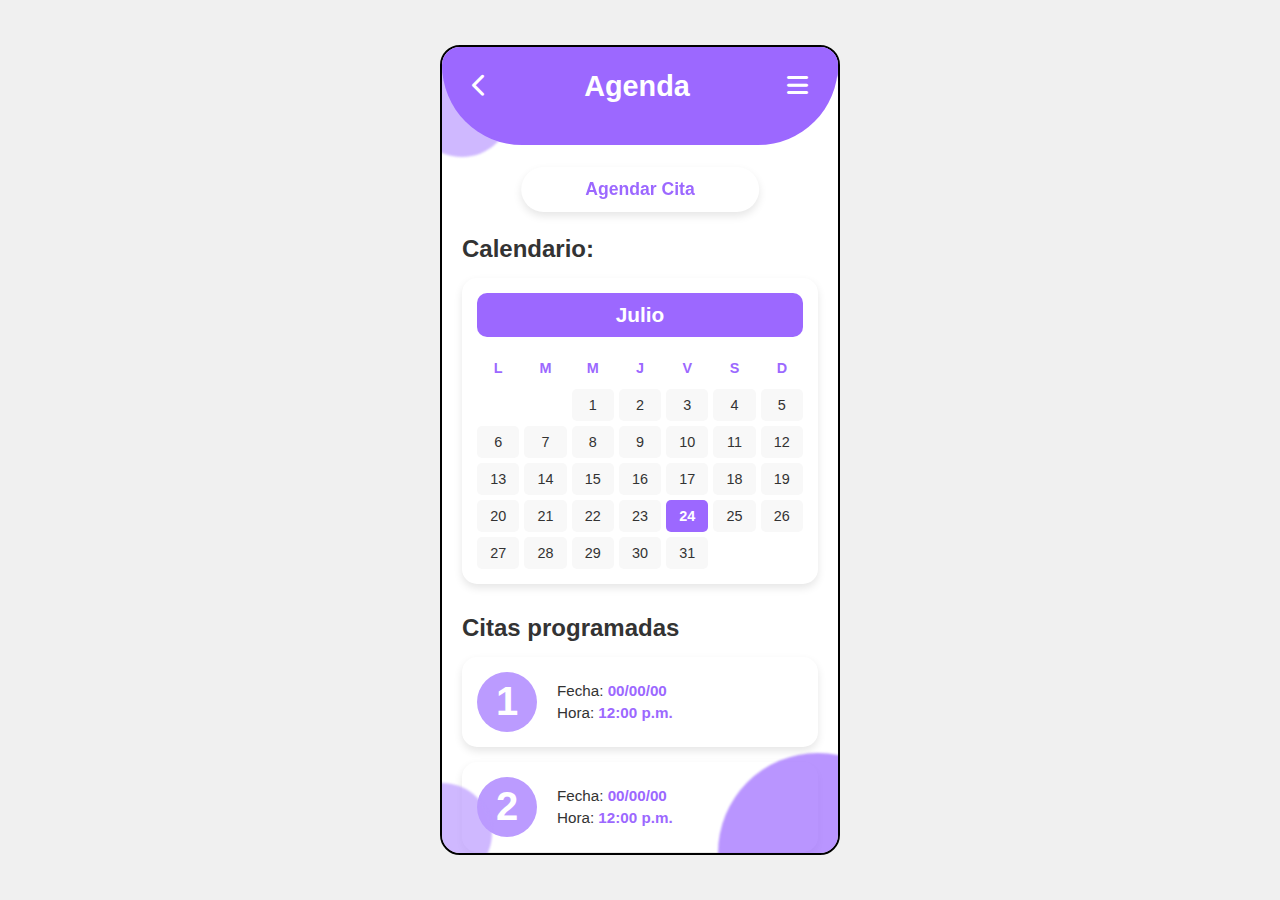
<file: agenda_index.html>
<!DOCTYPE html>
<html lang="es">
<head>
    <meta charset="UTF-8">
    <meta name="viewport" content="width=device-width, initial-scale=1.0">
    <title>MooNath - Agenda</title>
    <link rel="stylesheet" href="style/agenda_style.css">
    <link rel="stylesheet" href="https://cdnjs.cloudflare.com/ajax/libs/font-awesome/6.0.0-beta3/css/all.min.css">
</head>
<body>
    <div class="page-container">

        <div class="circle circle-small circle-top-right"></div>
        <div class="circle circle-medium circle-top-left"></div>
        <!-- Gran círculo morado en la parte inferior -->
        <div class="circle circle-large circle-bottom-right-large"></div>
        <div class="circle circle-medium circle-bottom-left-medium"></div>

        <!-- Header superior con fondo morado y curva -->
        <header class="main-header">
            <button class="icon-button back-button" aria-label="Volver atrás"><i class="fas fa-chevron-left"></i></button>
            <h1 class="header-title">Agenda</h1>
            <button class="icon-button menu-button" aria-label="Abrir menú"><i class="fas fa-bars"></i></button>
        </header>

        <!-- Botón "Agendar Cita" flotante -->
        <button class="action-button floating-button" id="agendarCitaBtn">Agendar Cita</button>

        <!-- Contenido principal de la página de Agenda -->
        <main class="main-content">
            <!-- Sección de Calendario -->
            <section class="calendar-section">
                <h2 class="section-heading">Calendario:</h2>
                <div class="calendar-card">
                    <div class="calendar-header">
                        <span class="month-name">Julio</span>
                    </div>
                    <div class="calendar-grid">
                        <!-- Días de la semana -->
                        <div class="day-name">L</div>
                        <div class="day-name">M</div>
                        <div class="day-name">M</div>
                        <div class="day-name">J</div>
                        <div class="day-name">V</div>
                        <div class="day-name">S</div>
                        <div class="day-name">D</div>

                        <!-- Días del mes (ejemplo para Julio 2025) -->
                        <!-- Los días se rellenarían dinámicamente con JS -->
                        <div class="day-cell empty"></div>
                        <div class="day-cell">1</div>
                        <div class="day-cell">2</div>
                        <div class="day-cell">3</div>
                        <div class="day-cell selected">4</div> <!-- Día seleccionado -->
                        <div class="day-cell">5</div>
                        <div class="day-cell">6</div>
                        <div class="day-cell">7</div>
                        <div class="day-cell">8</div>
                        <div class="day-cell">9</div>
                        <div class="day-cell">10</div>
                        <div class="day-cell">11</div>
                        <div class="day-cell">12</div>
                        <div class="day-cell">13</div>
                        <div class="day-cell">14</div>
                        <div class="day-cell">15</div>
                        <div class="day-cell">16</div>
                        <div class="day-cell">17</div>
                        <div class="day-cell">18</div>
                        <div class="day-cell">19</div>
                        <div class="day-cell">20</div>
                        <div class="day-cell">21</div>
                        <div class="day-cell">22</div>
                        <div class="day-cell">23</div>
                        <div class="day-cell">24</div>
                        <div class="day-cell">25</div>
                        <div class="day-cell">26</div>
                        <div class="day-cell">27</div>
                        <div class="day-cell">28</div>
                        <div class="day-cell">29</div>
                        <div class="day-cell">30</div>
                        <div class="day-cell">31</div>
                        <div class="day-cell empty"></div>
                        <div class="day-cell empty"></div>
                    </div>
                </div>
            </section>

            <!-- Sección de Citas programadas -->
            <section class="appointments-section">
                <h2 class="section-heading">Citas programadas</h2>
                <div class="appointment-card">
                    <div class="appointment-number">1</div>
                    <div class="appointment-details">
                        <p>Fecha: <span>00/00/00</span></p>
                        <p>Hora: <span>12:00 p.m.</span></p>
                    </div>
                </div>
                <div class="appointment-card">
                    <div class="appointment-number">2</div>
                    <div class="appointment-details">
                        <p>Fecha: <span>00/00/00</span></p>
                        <p>Hora: <span>12:00 p.m.</span></p>
                    </div>
                </div>
                <!-- Puedes añadir más citas aquí -->
            </section>
        </main>
    </div>

    <!-- Ventana Modal para Datos de Cita -->
    <div id="appointmentModal" class="modal-overlay">
        <div class="modal-content">
            <h2 class="modal-title">Datos de su cita:</h2>
            <div class="modal-form-group">
                <label for="modalFecha">Fecha:</label>
                <input type="text" id="modalFecha" readonly>
            </div>
            <div class="modal-form-group">
                <label for="modalHora">Hora:</label>
                <input type="text" id="modalHora" placeholder="Ej: 10:00 a.m.">
            </div>
            <div class="modal-form-group">
                <label for="modalServicio">Servicio:</label>
                <input type="text" id="modalServicio" placeholder="Ej: Manicura Clásica">
            </div>
            <div class="modal-buttons">
                <button class="modal-button modal-button-back" id="modalBackBtn">Atrás</button>
                <button class="modal-button modal-button-confirm" id="modalConfirmBtn">Confirmar</button>
            </div>
        </div>
    </div>

    <script src="script/agenda_script.js"></script>
</body>
</html>
</file>
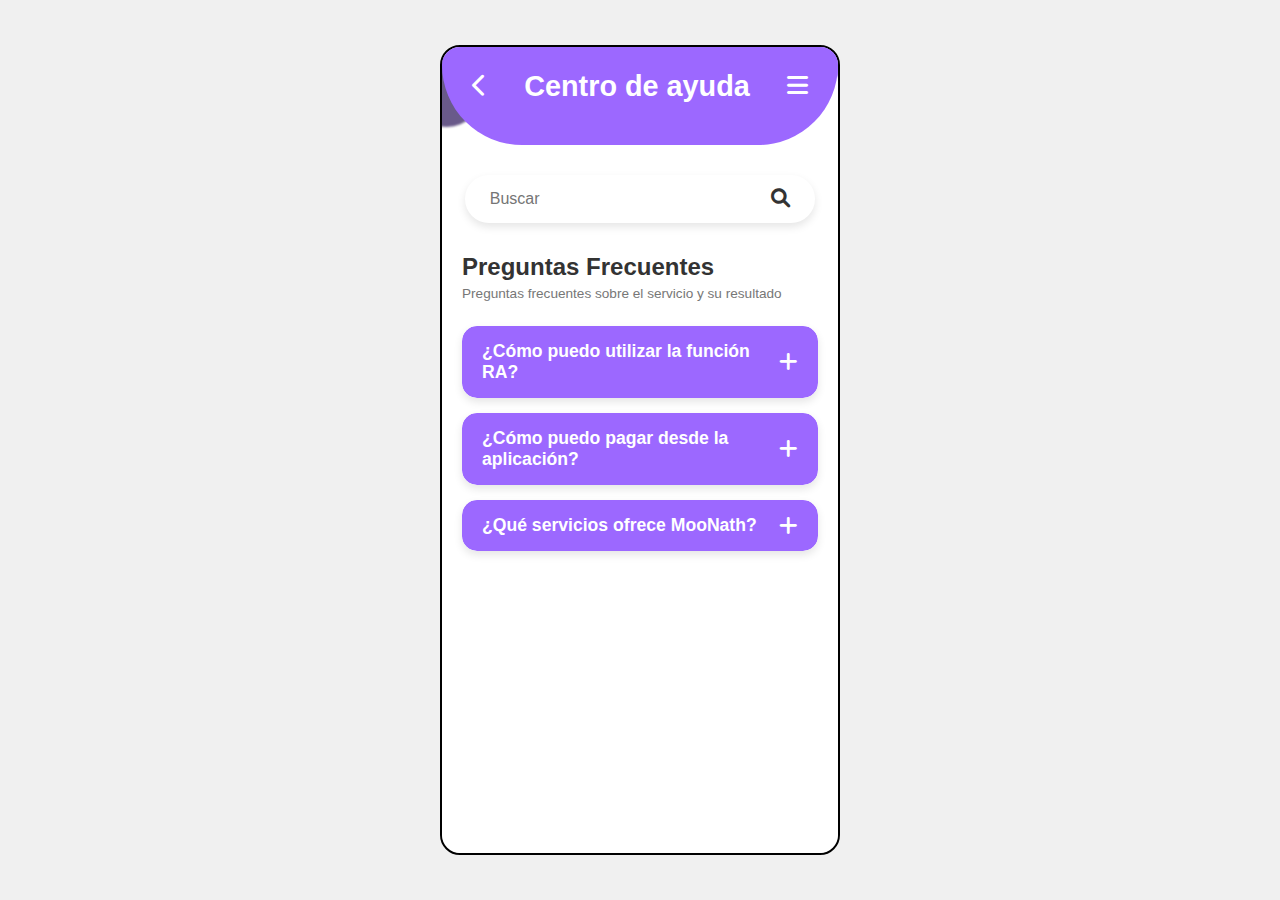
<file: ayuda_index.html>
<!DOCTYPE html>
<html lang="es">
<head>
    <meta charset="UTF-8">
    <meta name="viewport" content="width=device-width, initial-scale=1.0">
    <title>MooNath - Centro de Ayuda</title>
    <link rel="stylesheet" href="style/ayuda_style.css">
    <!-- Iconos de Font Awesome para los botones de navegación y los acordeones -->
    <link rel="stylesheet" href="https://cdnjs.cloudflare.com/ajax/libs/font-awesome/6.0.0-beta3/css/all.min.css">
</head>
<body>
    <div class="page-container">
        <!-- Círculos decorativos (puedes ajustar su posición y tamaño) -->
        <div class="circle circle-small circle-top-right"></div>
        <div class="circle circle-medium circle-top-left"></div>

        <!-- Header superior con fondo morado y curva -->
        <header class="main-header">
            <button class="icon-button back-button" aria-label="Volver atrás"><i class="fas fa-chevron-left"></i></button>
            <h1 class="header-title">Centro de ayuda</h1>
            <button class="icon-button menu-button" aria-label="Abrir menú"><i class="fas fa-bars"></i></button>
        </header>

        <!-- Contenido principal de la página de Ayuda -->
        <main class="main-content">
            <!-- Barra de búsqueda -->
            <div class="search-bar content-search-bar">
                <input type="text" placeholder="Buscar" class="search-input">
                <button class="icon-button search-button" aria-label="Buscar"><i class="fas fa-search"></i></button>
            </div>

            <!-- Sección de Preguntas Frecuentes -->
            <section class="faq-section">
                <h2 class="section-heading">Preguntas Frecuentes</h2>
                <p class="section-subtitle">Preguntas frecuentes sobre el servicio y su resultado</p>

                <!-- Acordeón 1 -->
                <div class="accordion-item">
                    <button class="accordion-header" id="faq1Header">
                        <span>¿Cómo puedo utilizar la función RA?</span>
                        <i class="fas fa-plus accordion-icon"></i>
                    </button>
                    <div class="accordion-content" id="faq1Content">
                        <p>1. Accede a la Función AR
                            En el menú, ve a Análisis de Datos y selecciona "Función AR".

                            2. Carga tus Datos
                            Simula que subes un archivo (CSV/Excel de ejemplo) o eliges una serie de tiempo de los datos precargados.

                            3. Configura y Ejecuta
                            Ajusta el "orden" (prueba con 1 o 2) y elige "Predecir". Luego, haz clic en "Ejecutar Análisis".

                            4. Revisa los Resultados
                            Verás una gráfica simulada que compara tus datos con las predicciones AR.</p>
                    </div>
                </div>

                <!-- Acordeón 2 -->
                <div class="accordion-item">
                    <button class="accordion-header" id="faq2Header">
                        <span>¿Cómo puedo pagar desde la aplicación?</span>
                        <i class="fas fa-plus accordion-icon"></i>
                    </button>
                    <div class="accordion-content" id="faq2Content">
                        <p>Así simulas un pago en nuestra aplicación prototipo:

                            1. Inicia el Pago
                            En tu carrito o servicio, selecciona "Pagar" o "Finalizar Compra".

                            2. Elige Método y Confirma
                            Simula que seleccionas un método de pago (ej. tarjeta, billetera) y luego haz clic en "Confirmar Pago".

                            3. Pago Completado
                            Verás una confirmación de tu pago.</p>
                    </div>
                </div>

                <!-- Puedes añadir más acordeones aquí -->
                <div class="accordion-item">
                    <button class="accordion-header" id="faq3Header">
                        <span>¿Qué servicios ofrece MooNath?</span>
                        <i class="fas fa-plus accordion-icon"></i>
                    </button>
                    <div class="accordion-content" id="faq3Content">
                        <p>Ofrecemos una amplia gama de servicios de belleza, incluyendo manicura, pedicura, soft gel, diseños personalizados y experiencias de Realidad Aumentada para probar estilos antes de aplicarlos.</p>
                    </div>
                </div>
            </section>
        </main>
    </div>

    <script src="script/ayuda_script.js"></script>
</body>
</html>
</file>
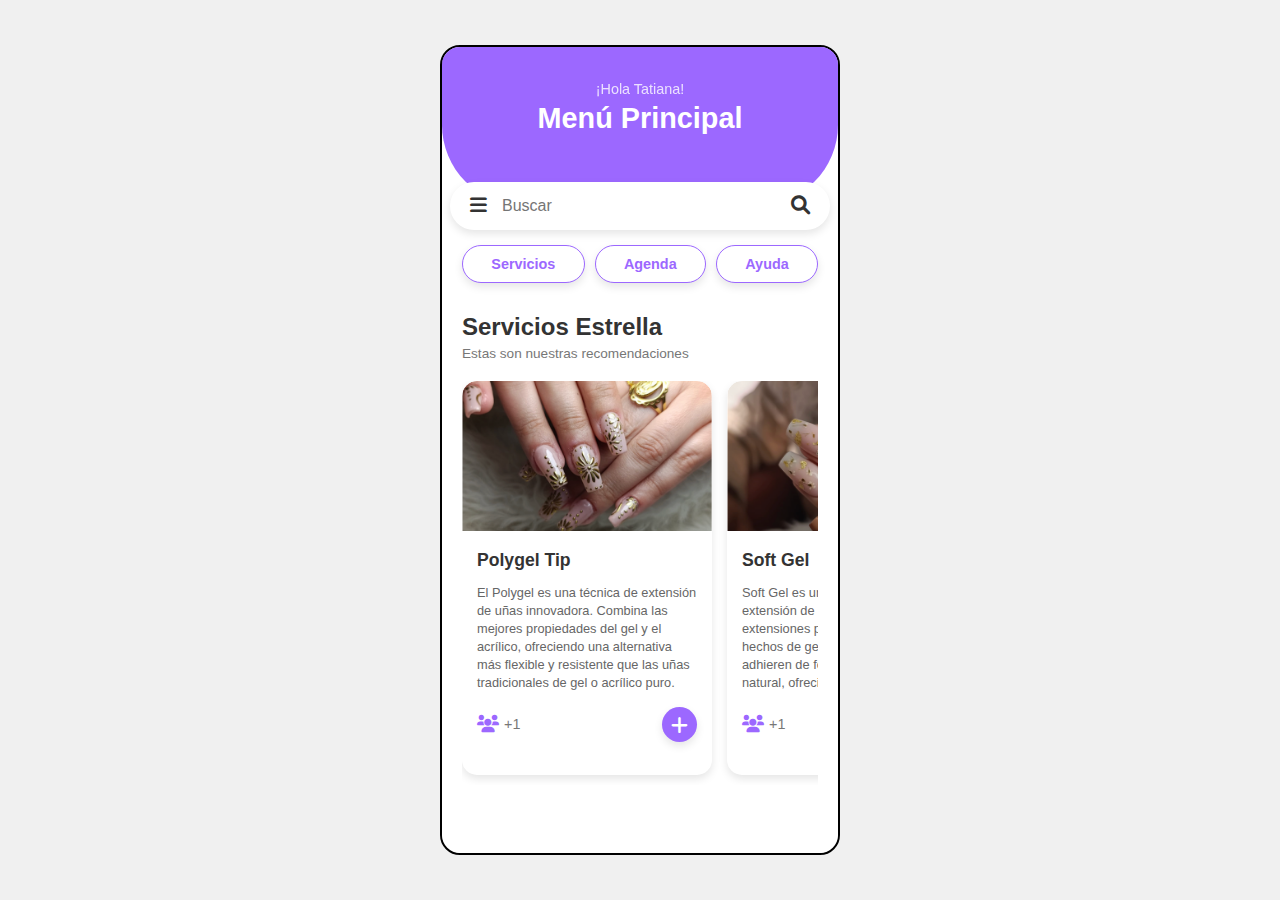
<file: paginap_index.html>
<!DOCTYPE html>
<html lang="es">
<head>
    <meta charset="UTF-8">
    <meta name="viewport" content="width=device-width, initial-scale=1.0">
    <title>MooNath - Menú Principal</title>
    <link rel="stylesheet" href="style/paginap_style.css">
    <!-- Iconos de Font Awesome para el menú y la lupa -->
    <link rel="stylesheet" href="https://cdnjs.cloudflare.com/ajax/libs/font-awesome/6.0.0-beta3/css/all.min.css">
</head>
<body>
    <div class="page-container">
        <!-- Círculos decorativos -->
        <div class="circle circle-small circle-top-right"></div>
        <div class="circle circle-medium circle-top-left"></div>

        <!-- Header superior con fondo morado y curva -->
        <header class="main-header">
            <p class="welcome-message">¡Hola Tatiana!</p>
            <h1 class="main-title">Menú Principal</h1>
            <div class="search-bar">
                <button class="icon-button menu-button" aria-label="Abrir menú"><i class="fas fa-bars"></i></button>
                <input type="text" placeholder="Buscar" class="search-input">
                <button class="icon-button search-button" aria-label="Buscar"><i class="fas fa-search"></i></button>
            </div>
        </header>

        <!-- Contenido principal debajo del header -->
        <main class="main-content">
            <!-- Botones de navegación principales -->
            <nav class="main-nav-buttons">
                <button class="nav-button">Servicios</button>
                <button class="nav-button">Agenda</button>
                <button class="nav-button">Ayuda</button>
            </nav>

            <!-- Sección de Servicios Estrella con Carrusel -->
            <section class="star-services-section">
                <h2 class="section-title">Servicios Estrella</h2>
                <p class="section-subtitle">Estas son nuestras recomendaciones</p>

                <div class="carousel-container">
                    <div class="carousel-track" id="carouselTrack">
                        <!-- Tarjeta de Servicio 1 -->
                        <div class="service-card">
                            <img src="recursos/1.png" alt="Uñas decoradas" class="service-image">
                            <div class="service-info">
                                <h3 class="service-name">Polygel Tip</h3>
                                <p class="service-description">El Polygel es una técnica de extensión de uñas innovadora. Combina las mejores propiedades del gel y el acrílico, ofreciendo una alternativa más flexible y resistente que las uñas tradicionales de gel o acrílico puro.</p>
                                <div class="service-meta">
                                    <div class="people-icon"><i class="fas fa-users"></i></div>
                                    <span class="plus-one-text">+1</span>
                                    <button class="add-to-cart-button"><i class="fas fa-plus"></i></button>
                                </div>
                            </div>
                        </div>

                        <!-- Tarjeta de Servicio 2 (Soft Gel) -->
                        <div class="service-card">
                            <img src="recursos/5.png" alt="Uñas Soft Gel" class="service-image">
                            <div class="service-info">
                                <h3 class="service-name">Soft Gel</h3>
                                <p class="service-description">Soft Gel es una innovadora técnica de extensión de uñas que emplea tips o extensiones prefabricadas. Estos tips, hechos de gel suave y flexible, se adhieren de forma segura a la uña natural, ofreciendo un acabado ligero. </p>
                                <div class="service-meta">
                                    <div class="people-icon"><i class="fas fa-users"></i></div>
                                    <span class="plus-one-text">+1</span>
                                    <button class="add-to-cart-button"><i class="fas fa-plus"></i></button>
                                </div>
                            </div>
                        </div>

                        <!-- Tarjeta de Servicio 3 (Pedicura) -->
                        <div class="service-card">
                            <img src="recursos/6.png" alt="Pedicura" class="service-image">
                            <div class="service-info">
                                <h3 class="service-name">Pedicura P</h3>
                                <p class="service-description">El cuidado de los pies es vital e implica tratar problemas comunes como callos y uñeros. Esto previene el dolor, las molestias y posibles complicaciones, asegurando la salud y el bienestar de tus pies.</p>
                                <div class="service-meta">
                                    <div class="people-icon"><i class="fas fa-users"></i></div>
                                    <span class="plus-one-text">+1</span>
                                    <button class="add-to-cart-button"><i class="fas fa-plus"></i></button>
                                </div>
                            </div>
                        </div>

                        <!-- Puedes añadir más tarjetas de servicio aquí -->
                        <div class="service-card">
                            <img src="recursos/3.png" alt="Diseño de uñas AR" class="service-image">
                            <div class="service-info">
                                <h3 class="service-name">Nivelación</h3>
                                <p class="service-description">La nivelación base rubber ofrece un acabado perfecto y resistente, fortaleciendo la uña natural. Está disponible en varios tonos que permiten desde un aspecto natural hasta una base ideal para cualquier diseño de esmaltado.</p>
                                <div class="service-meta">
                                    <div class="people-icon"><i class="fas fa-users"></i></div>
                                    <span class="plus-one-text">+1</span>
                                    <button class="add-to-cart-button"><i class="fas fa-plus"></i></button>
                                </div>
                            </div>
                        </div>
                    </div>
                </div>
            </section>
        </main>
    </div>

    <!-- Enlaza nuestro archivo JavaScript -->
    <script src="script/paginap_script.js"></script>
</body>
</html>
</file>
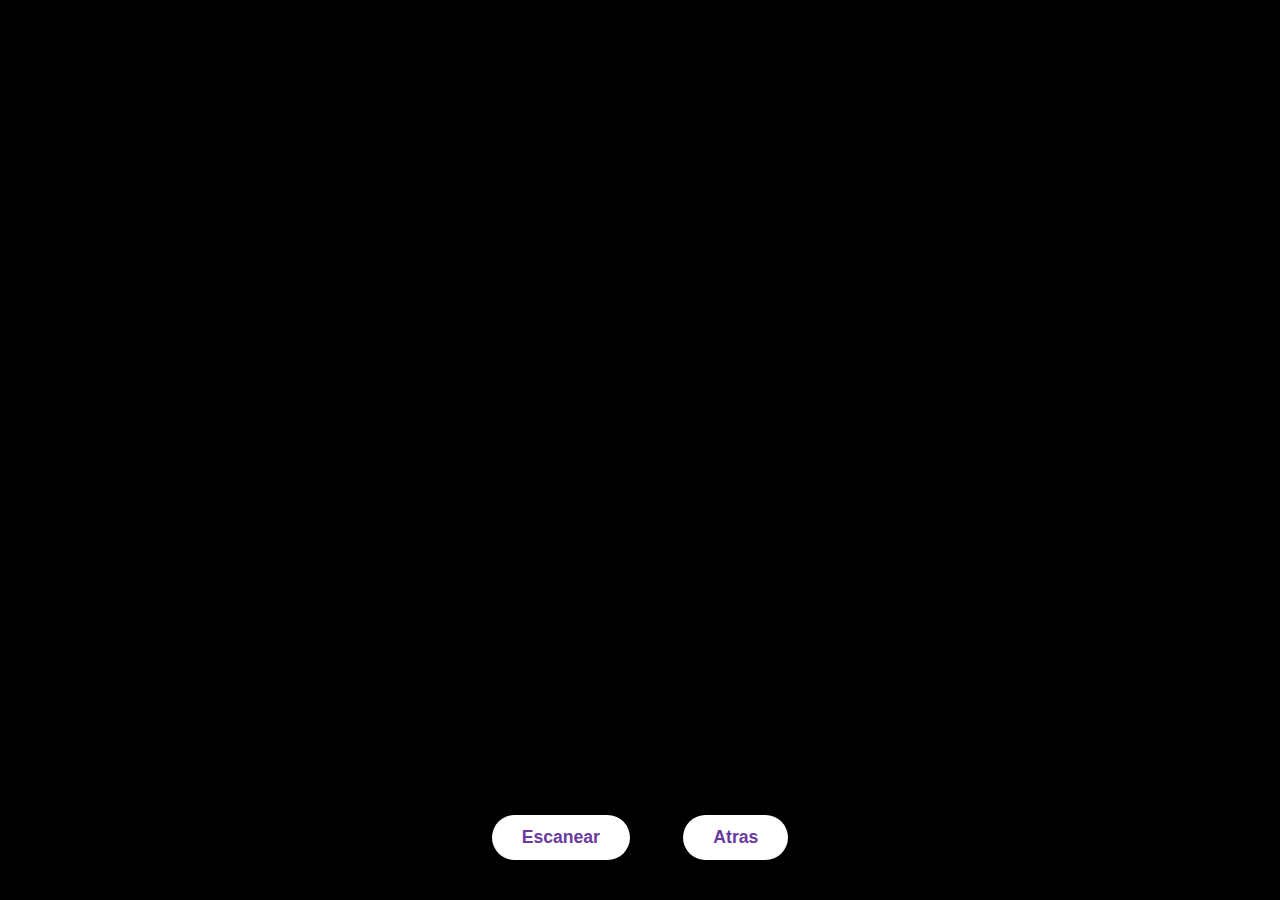
<file: ra_index.html>
<!DOCTYPE html>
<html lang="es">
<head>
    <meta charset="UTF-8">
    <meta name="viewport" content="width=device-width, initial-scale=1.0">
    <title>MooNath - Prototipo AR</title>
    <link rel="stylesheet" href="style/ra_style.css">
    <!-- Iconos de Font Awesome para los botones de navegación (si se necesitan) -->
    <link rel="stylesheet" href="https://cdnjs.cloudflare.com/ajax/libs/font-awesome/6.0.0-beta3/css/all.min.css">
</head>
<body>
    <div class="ar-container">
        <!-- Elemento de video para mostrar la transmisión de la cámara -->
        <video id="cameraFeed" autoplay playsinline></video>

        <!-- Contenedor para los botones en la parte inferior -->
        <div class="button-container">
            <button class="ar-button" id="scanButton">Escanear</button>
            <button class="ar-button" id="backButton">Atras</button>
        </div>

        <!-- Mensaje de "Estamos trabajando en ello" (inicialmente oculto) -->
        <div class="message-overlay" id="workingMessage">
            <p>Estamos trabajando en ello</p>
        </div>
    </div>

    <script src="script/ra_script.js"></script>
</body>
</html>
</file>
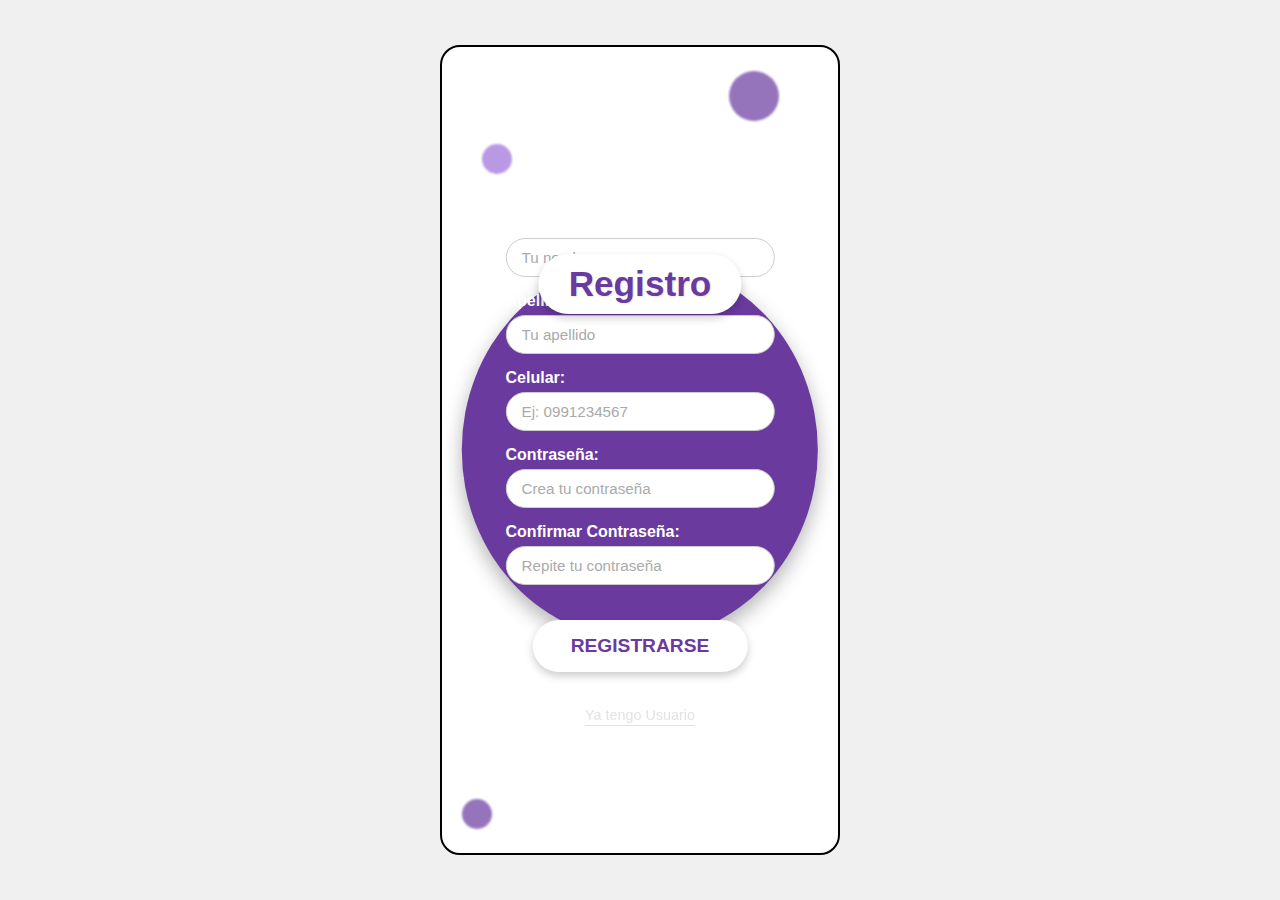
<file: registro_index.html>
<!DOCTYPE html>
<html lang="es">
<head>
    <meta charset="UTF-8">
    <meta name="viewport" content="width=device-width, initial-scale=1.0">
    <title>MooNath - Registro</title>
    <link rel="stylesheet" href="style/registro_style.css">
</head>
<body>
    <div class="page-container">
        <!-- Círculos decorativos (reutilizados del diseño de la página de inicio) -->
        <div class="circle circle-small circle-top-right"></div>
        <div class="circle circle-xsmall circle-top-left"></div>
        <div class="circle circle-xsmall circle-bottom-left-corner"></div>

        <!-- Gran círculo morado que contiene el formulario de registro -->
        <div class="register-form-container">
            <h1 class="register-title">Registro</h1>

            <form id="registerForm" class="register-form">
                <div class="input-group">
                    <label for="nombre">Nombre:</label>
                    <input type="text" id="nombre" name="nombre" placeholder="Tu nombre" required>
                </div>

                <div class="input-group">
                    <label for="apellido">Apellido:</label>
                    <input type="text" id="apellido" name="apellido" placeholder="Tu apellido" required>
                </div>

                <div class="input-group">
                    <label for="celular">Celular:</label>
                    <input type="tel" id="celular" name="celular" placeholder="Ej: 0991234567" required>
                </div>

                <div class="input-group">
                    <label for="password">Contraseña:</label>
                    <input type="password" id="password" name="password" placeholder="Crea tu contraseña" required>
                </div>

                <div class="input-group">
                    <label for="confirmPassword">Confirmar Contraseña:</label>
                    <input type="password" id="confirmPassword" name="confirmPassword" placeholder="Repite tu contraseña" required>
                </div>

                <!-- El botón de registro no está explícitamente en el wireframe, pero es necesario -->
                <!-- Lo añadiremos como un botón estándar para la funcionalidad -->
                <button type="submit" class="action-button register-button">REGISTRARSE</button>

                <a href="#" class="login-link" id="alreadyHaveAccountLink">Ya tengo Usuario</a>
            </form>
        </div>
    </div>

    <script src="script/registro_script.js"></script>
</body>
</html>
</file>
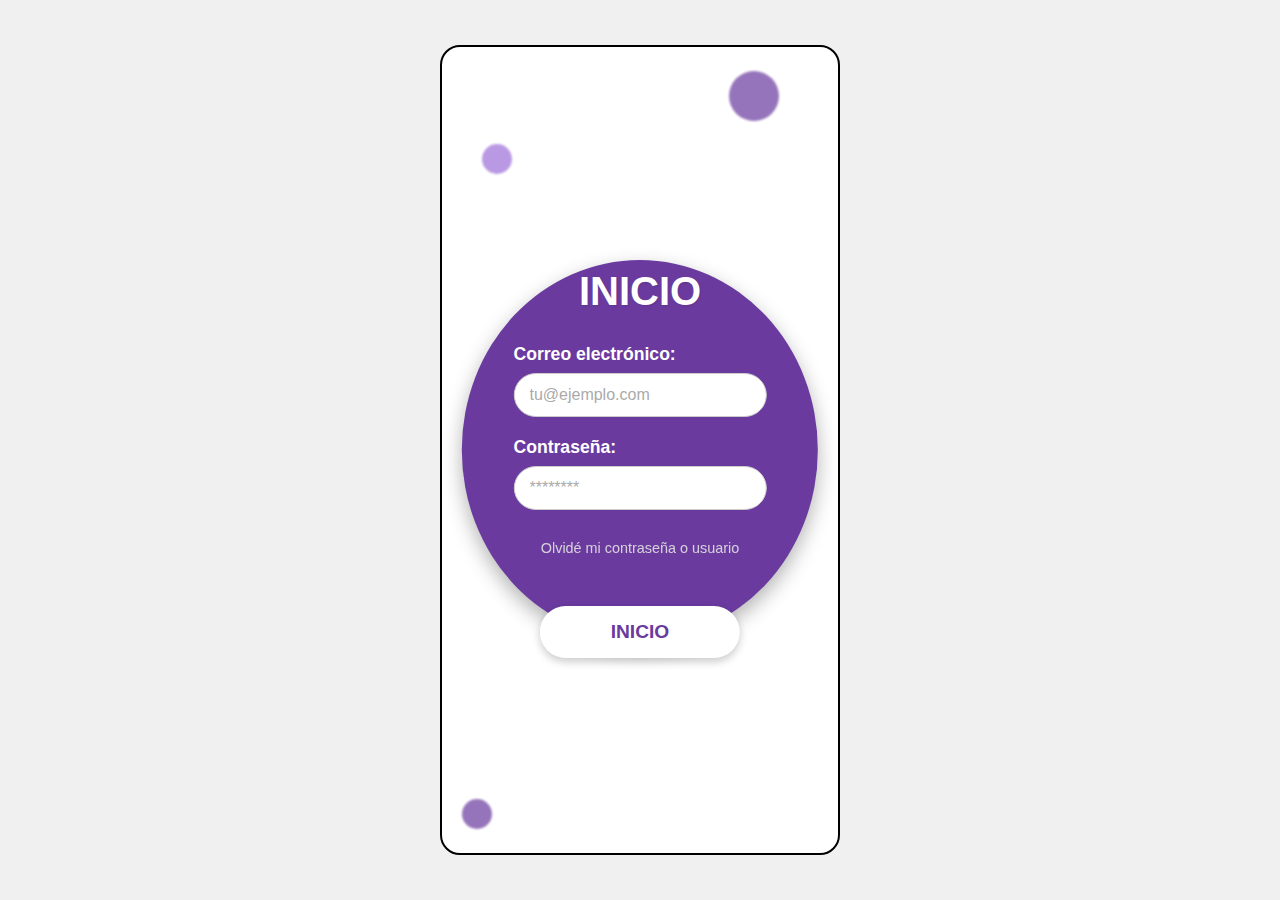
<file: sesion_index.html>
<!DOCTYPE html>
<html lang="es">
<head>
    <meta charset="UTF-8">
    <meta name="viewport" content="width=device-width, initial-scale=1.0">
    <title>MooNath - Iniciar Sesión</title>
    <link rel="stylesheet" href="style/sesion_style.css">
    <!-- No necesitamos la fuente Dancing Script para esta página, pero si la usas en otros elementos, inclúyela. -->
</head>
<body>
    <div class="page-container">
        <!-- Círculos decorativos (reutilizados del diseño de la página de inicio) -->
        <div class="circle circle-small circle-top-right"></div>
        <div class="circle circle-xsmall circle-top-left"></div>

        <!-- Gran círculo morado que contiene el formulario -->
        <div class="login-form-container">
            <h1 class="login-title">INICIO</h1>

            <form id="loginForm" class="login-form">
                <div class="input-group">
                    <label for="email">Correo electrónico:</label>
                    <input type="email" id="email" name="email" placeholder="tu@ejemplo.com" required>
                </div>

                <div class="input-group">
                    <label for="password">Contraseña:</label>
                    <input type="password" id="password" name="password" placeholder="********" required>
                </div>

                <a href="#" class="forgot-password-link" id="forgotPasswordLink">Olvidé mi contraseña o usuario</a>

                <!-- El botón de "INICIO" que se ve grande en el wireframe -->
                <!-- Podría ser un botón de submit del formulario o un div con estilos de botón -->
                <!-- Lo haremos un div para mantener la estética del wireframe sin ser un input submit por defecto -->
                <div class="action-button login-button" id="loginBtn">INICIO</div>
            </form>
        </div>

        <!-- Círculos decorativos adicionales en la parte inferior -->
        <div class="circle circle-xsmall circle-bottom-left-corner"></div>
    </div>

    <script src="script/sesion_script.js"></script>
</body>
</html>
</file>
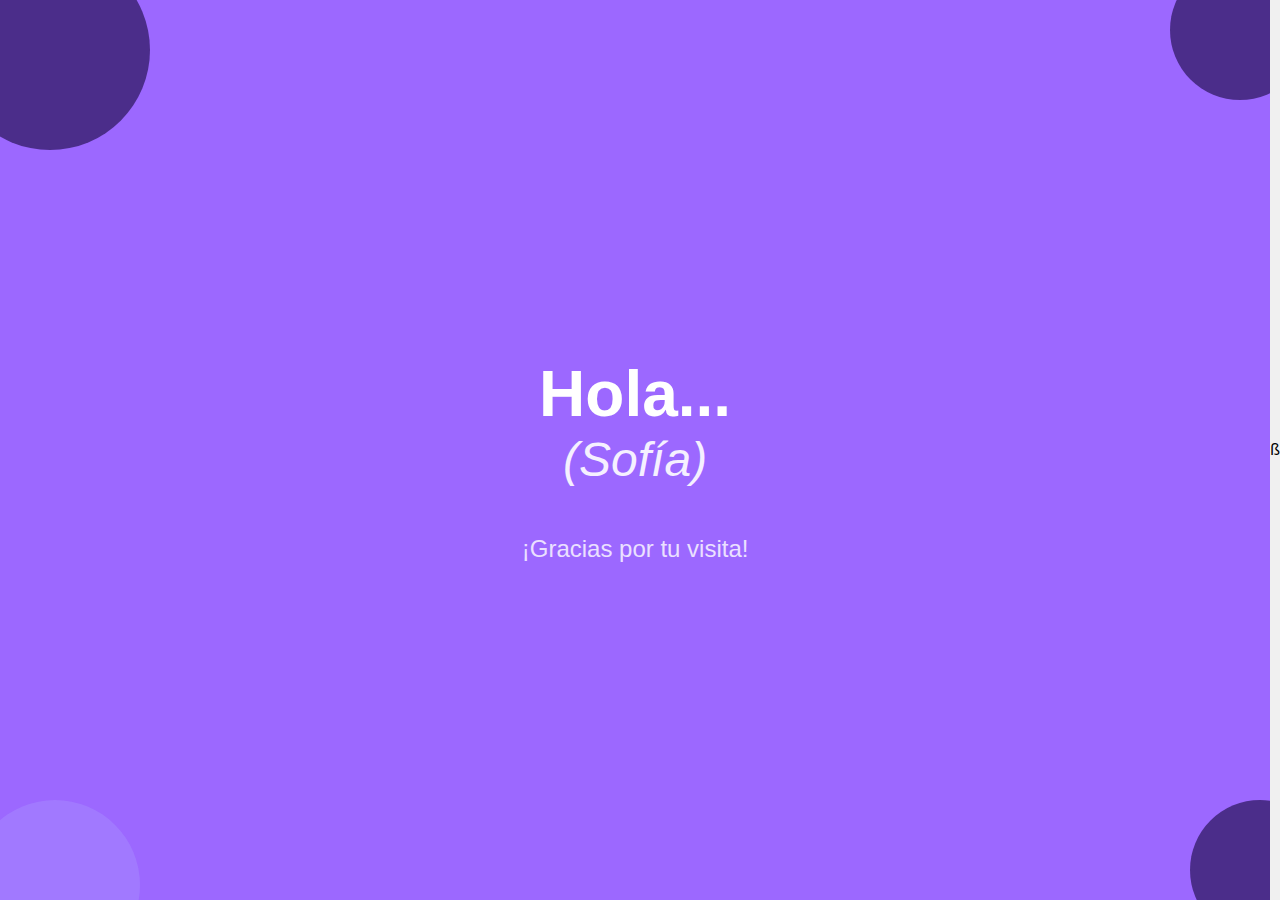
<file: welcome_index.html>
<!DOCTYPE html>
<html lang="es">
<head>
    <meta charset="UTF-8">
    <meta name="viewport" content="width=device-width, initial-scale=1.0">
    <title>MooNath - Bienvenida</title>
    <link rel="stylesheet" href="style/welcome_style.css">
</head>
<body>
    <!-- Contenedor principal que ocupa toda la pantalla con el fondo morado -->
    <div class="welcome-container">
        <!-- Círculos decorativos -->
        <div class="circle circle-large circle-top-left"></div>
        <div class="circle circle-small circle-top-right"></div>
        <div class="circle circle-medium circle-bottom-left"></div>
        <div class="circle circle-small circle-bottom-right"></div>

        <!-- Contenido principal de bienvenida -->
        <div class="welcome-content">
            <h1 class="greeting-text">Hola...</h1>
            <p class="user-name" id="userName">(Sofía)</p>
            <p class="thank-you-message">¡Gracias por tu visita!</p>
        </div>
    </div>

    <script src="script/welcome_script.js"></script>ß
</body>
</html>
</file>
<file: style/agenda_style.css>
/* Variables CSS para colores (reutilizadas de páginas anteriores) */
:root {
    --primary-purple:  #9C68FF;; /* Un morado oscuro similar al del wireframe */
    --light-purple: #bb9bff; /* Un morado más claro para los círculos */
    --moonath-purple: #8A6FCF; /* Morado específico para MooNath */
    --text-color-light: white; /* Color de texto para fondos morados */
    --text-color-dark: #333; /* Color de texto oscuro para fondos claros */
    --button-bg: white;
    --button-text: var(--primary-purple);
    --border-color: black;
    --card-bg: white;
    --card-border-radius: 15px;
    --shadow: 0 4px 8px rgba(0, 0, 0, 0.1);
    --selected-day-bg: var(--primary-purple); /* Fondo para el día seleccionado */
    --selected-day-text: white;
    --appointment-number-bg: var(--light-purple); /* Fondo para el número de cita */
    --modal-overlay-bg: rgba(0, 0, 0, 0.7); /* Fondo oscuro semi-transparente para el modal */
    --modal-button-back-bg: #ccc; /* Color para el botón Atrás del modal */
    --modal-button-confirm-bg: var(--primary-purple); /* Color para el botón Confirmar del modal */
}

body {
    margin: 0;
    font-family: Arial, sans-serif;
    display: flex;
    justify-content: center;
    align-items: center;
    min-height: 100vh;
    background-color: #f0f0f0;
    overflow: hidden;
}

.page-container {
    position: relative;
    width: 100%;
    max-width: 400px;
    height: 90vh;
    background-color: white;
    border: 2px solid var(--border-color);
    border-radius: 20px;
    overflow: hidden;
    display: flex;
    flex-direction: column;
    box-sizing: border-box;
}

/* --- Estilos para los círculos decorativos --- */
.circle {
    position: absolute;
    background-color: var(--light-purple);
    border-radius: 50%;
    opacity: 0.7;
    filter: blur(1px);
    z-index: 1; /* Detrás del contenido principal */
}

.circle-large { width: 200px; height: 200px; } /* Ajustado para los círculos grandes de abajo */
.circle-medium { width: 100px; height: 100px; }
.circle-small { width: 50px; height: 50px; }
.circle-xsmall { width: 30px; height: 30px; }

/* Posicionamiento específico de los círculos */
.circle-top-right { top: -20px; right: -20px; background-color: var(--primary-purple); }
.circle-top-left { top: 10px; left: -30px; }
.circle-bottom-right-large { bottom: -100px; right: -80px; background-color: var(--primary-purple); }
.circle-bottom-left-medium { bottom: -30px; left: -50px; }


/* --- Estilos para el Header Principal (reutilizado) --- */
.main-header {
    background-color: var(--primary-purple);
    color: var(--text-color-light);
    padding: 20px;
    padding-bottom: 40px;
    border-bottom-left-radius: 80px;
    border-bottom-right-radius: 80px;
    text-align: center;
    position: relative;
    z-index: 2;
    display: flex;
    justify-content: space-between;
    align-items: center;
    box-sizing: border-box;
}

.header-title {
    font-size: 1.8em;
    margin: 0;
    flex-grow: 1;
}

.icon-button {
    background: none;
    border: none;
    color: var(--text-color-light);
    font-size: 1.5em;
    cursor: pointer;
    padding: 5px 10px;
}

/* --- Botón "Agendar Cita" flotante --- */
.floating-button {
    position: absolute;
    top: 120px; /* Ajusta la posición vertical */
    left: 50%;
    transform: translateX(-50%);
    z-index: 3; /* Asegura que esté por encima de todo */
    width: 60%; /* Ancho del botón */
    max-width: 250px;
    padding: 12px 0;
    background-color: var(--button-bg);
    color: var(--button-text);
    border: none;
    border-radius: 30px;
    font-size: 1.1em;
    font-weight: bold;
    cursor: pointer;
    box-shadow: var(--shadow);
    transition: background-color 0.3s ease, transform 0.2s ease;
}

.floating-button:hover {
    background-color: #e0e0e0;
    transform: translateX(-50%) translateY(-2px);
}

/* --- Contenido Principal (debajo del header y botón flotante) --- */
.main-content {
    flex-grow: 1;
    padding: 70px 20px 20px; /* Padding superior ajustado para el botón flotante */
    overflow-y: auto;
    background-color: white;
    border-radius: 0 0 20px 20px;
    box-sizing: border-box;
}

.section-heading {
    font-size: 1.5em;
    color: var(--text-color-dark);
    margin-bottom: 15px;
    text-align: left;
}

/* --- Sección de Calendario --- */
.calendar-section {
    margin-bottom: 30px;
}

.calendar-card {
    background-color: var(--card-bg);
    border-radius: var(--card-border-radius);
    box-shadow: var(--shadow);
    padding: 15px;
    text-align: center;
}

.calendar-header {
    background-color: var(--primary-purple);
    color: var(--text-color-light);
    padding: 10px 0;
    border-radius: 10px; /* Bordes redondeados para el mes */
    font-size: 1.3em;
    font-weight: bold;
    margin-bottom: 15px;
}

.calendar-grid {
    display: grid;
    grid-template-columns: repeat(7, 1fr); /* 7 columnas de igual ancho */
    gap: 5px; /* Espacio entre las celdas */
}

.day-name, .day-cell {
    padding: 8px 0;
    font-size: 0.9em;
    color: var(--text-color-dark);
    border-radius: 5px; /* Bordes ligeramente redondeados para las celdas */
    display: flex;
    justify-content: center;
    align-items: center;
}

.day-name {
    font-weight: bold;
    color: var(--primary-purple); /* Nombres de días en morado */
}

.day-cell {
    background-color: #f8f8f8; /* Fondo suave para los días */
    cursor: pointer;
    transition: background-color 0.2s ease, color 0.2s ease;
}

.day-cell:hover:not(.empty) {
    background-color: #e0e0e0;
}

.day-cell.empty {
    background-color: transparent;
    cursor: default;
}

.day-cell.selected {
    background-color: var(--selected-day-bg);
    color: var(--selected-day-text);
    font-weight: bold;
}

/* --- Sección de Citas programadas --- */
.appointments-section {
    margin-top: 30px;
    padding-bottom: 20px; /* Espacio inferior para el círculo morado */
}

.appointment-card {
    display: flex;
    background-color: var(--card-bg);
    border-radius: var(--card-border-radius);
    box-shadow: var(--shadow);
    padding: 15px;
    margin-bottom: 15px; /* Espacio entre tarjetas de cita */
    align-items: center;
    gap: 20px;
}

.appointment-number {
    background-color: var(--appointment-number-bg);
    color: var(--text-color-light);
    font-size: 2.5em; /* Número grande */
    font-weight: bold;
    width: 60px;
    height: 60px;
    border-radius: 50%; /* Círculo para el número */
    display: flex;
    justify-content: center;
    align-items: center;
    flex-shrink: 0; /* Evita que se encoja */
}

.appointment-details {
    flex-grow: 1;
    text-align: left;
}

.appointment-details p {
    margin: 5px 0;
    font-size: 0.95em;
    color: var(--text-color-dark);
}

.appointment-details p span {
    font-weight: bold;
    color: var(--primary-purple);
}

/* --- Estilos para la Ventana Modal --- */
.modal-overlay {
    position: fixed; /* Fijo en la ventana */
    top: 0;
    left: 0;
    width: 100%;
    height: 100%;
    background-color: var(--modal-overlay-bg); /* Fondo semi-transparente */
    display: flex;
    justify-content: center;
    align-items: center;
    z-index: 1000; /* Asegura que esté por encima de todo */
    opacity: 0; /* Oculto por defecto */
    visibility: hidden; /* Oculto por defecto */
    transition: opacity 0.3s ease, visibility 0.3s ease;
}

.modal-overlay.show {
    opacity: 1;
    visibility: visible;
}

.modal-content {
    background-color: var(--card-bg);
    border-radius: var(--card-border-radius);
    box-shadow: var(--shadow);
    padding: 25px;
    width: 90%;
    max-width: 350px; /* Ancho máximo para el modal */
    text-align: center;
    transform: translateY(20px); /* Efecto de entrada */
    transition: transform 0.3s ease;
}

.modal-overlay.show .modal-content {
    transform: translateY(0);
}

.modal-title {
    font-size: 1.6em;
    color: var(--text-color-dark);
    margin-bottom: 25px;
    font-weight: bold;
}

.modal-form-group {
    display: flex;
    justify-content: space-between;
    align-items: center;
    margin-bottom: 15px;
    gap: 10px; /* Espacio entre label e input */
}

.modal-form-group label {
    color: var(--primary-purple);
    font-size: 1.1em;
    font-weight: bold;
    flex-shrink: 0; /* Evita que la etiqueta se encoja */
    text-align: left;
    width: 80px; /* Ancho fijo para las etiquetas */
}

.modal-form-group input {
    flex-grow: 1; /* El input ocupa el espacio restante */
    padding: 10px 15px;
    border: 1px solid var(--input-border);
    border-radius: 25px;
    font-size: 1em;
    background-color: #f0f0f0; /* Fondo ligeramente gris para los inputs */
    color: var(--text-color-dark);
    box-sizing: border-box;
    text-align: center; /* Centra el texto en los inputs */
}

.modal-form-group input:read-only {
    background-color: #e9e9e9; /* Fondo diferente para inputs de solo lectura */
    cursor: default;
}

.modal-buttons {
    display: flex;
    justify-content: space-around;
    margin-top: 30px;
    gap: 15px;
}

.modal-button {
    padding: 12px 25px;
    border: none;
    border-radius: 30px;
    font-size: 1em;
    font-weight: bold;
    cursor: pointer;
    transition: background-color 0.3s ease, transform 0.2s ease;
    box-shadow: var(--shadow);
    flex-grow: 1; /* Para que los botones ocupen el espacio equitativamente */
    max-width: 150px;
}

.modal-button-back {
    background-color: var(--modal-button-back-bg);
    color: var(--text-color-dark);
}

.modal-button-back:hover {
    background-color: #b0b0b0;
    transform: translateY(-2px);
}

.modal-button-confirm {
    background-color: var(--modal-button-confirm-bg);
    color: var(--text-color-light);
}

.modal-button-confirm:hover {
    background-color: #5a2f8a;
    transform: translateY(-2px);
}


/* Media Queries para responsividad */
@media (max-width: 480px) {
    .page-container {
        width: 100%;
        height: 100vh;
        border-radius: 0;
    }

    .main-header {
        padding: 15px;
        padding-bottom: 30px;
        border-bottom-left-radius: 60px;
        border-bottom-right-radius: 60px;
    }

    .header-title {
        font-size: 1.6em;
    }

    .icon-button {
        font-size: 1.3em;
        padding: 5px 8px;
    }

    .floating-button {
        top: 130px;
        width: 70%;
        font-size: 1em;
        padding: 10px 0;
    }

    .main-content {
        padding: 60px 15px 15px;
    }

    .section-heading {
        font-size: 1.3em;
    }

    .calendar-card {
        padding: 10px;
    }

    .calendar-header {
        font-size: 1.1em;
        padding: 8px 0;
    }

    .day-name, .day-cell {
        padding: 6px 0;
        font-size: 0.8em;
    }

    .appointment-card {
        padding: 12px;
        gap: 15px;
    }

    .appointment-number {
        width: 50px;
        height: 50px;
        font-size: 2em;
    }

    .appointment-details p {
        font-size: 0.85em;
    }

    /* Modal responsivo */
    .modal-content {
        padding: 20px;
        max-width: 300px;
    }

    .modal-title {
        font-size: 1.4em;
        margin-bottom: 20px;
    }

    .modal-form-group label {
        font-size: 1em;
        width: 70px;
    }

    .modal-form-group input {
        padding: 8px 10px;
        font-size: 0.9em;
    }

    .modal-button {
        padding: 10px 20px;
        font-size: 0.9em;
    }
}
</file>
<file: style/ayuda_style.css>
/* Variables CSS para colores (reutilizadas de páginas anteriores) */
:root {
    --primary-purple:  #9C68FF; /* Un morado oscuro similar al del wireframe */
    --light-purple: #2A1459; /* Un morado más claro para los círculos */
    --moonath-purple: #8A6FCF; /* Morado específico para MooNath */
    --text-color-light: white; /* Color de texto para fondos morados */
    --text-color-dark: #333; /* Color de texto oscuro para fondos claros */
    --button-bg: white;
    --button-text: var(--primary-purple);
    --border-color: black;
    --card-bg: white;
    --card-border-radius: 15px;
    --shadow: 0 4px 8px rgba(0, 0, 0, 0.1);
    --accordion-bg: var(--light-purple); /* Fondo de los acordeones */
    --accordion-text: white; /* Color de texto de los acordeones */
}

body {
    margin: 0;
    font-family: Arial, sans-serif;
    display: flex;
    justify-content: center;
    align-items: center;
    min-height: 100vh;
    background-color: #f0f0f0;
    overflow: hidden;
}

.page-container {
    position: relative;
    width: 100%;
    max-width: 400px;
    height: 90vh;
    background-color: white;
    border: 2px solid var(--border-color);
    border-radius: 20px;
    overflow: hidden;
    display: flex;
    flex-direction: column;
    box-sizing: border-box;
}

/* --- Estilos para los círculos decorativos --- */
.circle {
    position: absolute;
    background-color: var(--light-purple);
    border-radius: 50%;
    opacity: 0.7;
    filter: blur(1px);
    z-index: 1;
}

.circle-large { width: 100px; height: 100px; }
.circle-medium { width: 70px; height: 70px; }
.circle-small { width: 50px; height: 50px; }

/* Posicionamiento específico de los círculos */
.circle-top-right { top: -20px; right: -20px; background-color: var(--primary-purple); }
.circle-top-left { top: 10px; left: -30px; }


/* --- Estilos para el Header Principal (reutilizado) --- */
.main-header {
    background-color: var(--primary-purple);
    color: var(--text-color-light);
    padding: 20px;
    padding-bottom: 40px;
    border-bottom-left-radius: 80px;
    border-bottom-right-radius: 80px;
    text-align: center;
    position: relative;
    z-index: 2;
    display: flex;
    justify-content: space-between;
    align-items: center;
    box-sizing: border-box;
}

.header-title {
    font-size: 1.8em;
    margin: 0;
    flex-grow: 1;
}

.icon-button {
    background: none;
    border: none;
    color: var(--text-color-light);
    font-size: 1.5em;
    cursor: pointer;
    padding: 5px 10px;
}

/* --- Contenido Principal (debajo del header) --- */
.main-content {
    flex-grow: 1;
    padding: 20px; /* Padding general para el contenido */
    overflow-y: auto; /* Permite scroll si el contenido es muy largo */
    background-color: white;
    border-radius: 0 0 20px 20px;
    box-sizing: border-box;
}

/* Barra de búsqueda dentro del contenido principal */
.content-search-bar {
    display: flex;
    align-items: center;
    background-color: var(--input-bg);
    border-radius: 30px;
    padding: 8px 15px;
    width: 90%; /* Ajusta el ancho */
    max-width: 350px;
    margin: 10px auto 30px auto; /* Centra y añade márgenes */
    box-shadow: var(--shadow);
}

.content-search-bar .search-input {
    flex-grow: 1;
    border: none;
    outline: none;
    background: transparent;
    padding: 5px 10px;
    font-size: 1em;
    color: var(--text-color-dark);
}

.content-search-bar .icon-button {
    color: var(--text-color-dark); /* Iconos de búsqueda oscuros */
    font-size: 1.2em;
}

/* --- Sección de Preguntas Frecuentes (FAQ) --- */
.faq-section {
    margin-top: 20px;
}

.section-heading {
    font-size: 1.5em;
    color: var(--text-color-dark);
    margin-bottom: 5px;
    text-align: left;
}

.section-subtitle {
    font-size: 0.85em;
    color: #777;
    margin-top: 0;
    margin-bottom: 25px;
}

/* --- Estilos para los Acordeones --- */
.accordion-item {
    margin-bottom: 15px;
    border-radius: var(--card-border-radius);
    overflow: hidden; /* Asegura que el contenido se recorte si está oculto */
    box-shadow: var(--shadow);
}

.accordion-header {
    display: flex;
    justify-content: space-between;
    align-items: center;
    width: 100%;
    padding: 15px 20px;
    background-color: var(--primary-purple); /* Fondo morado para la pregunta */
    color: var(--accordion-text); /* Texto blanco */
    border: none;
    cursor: pointer;
    font-size: 1.1em;
    font-weight: bold;
    text-align: left;
    border-radius: var(--card-border-radius); /* Bordes redondeados */
    transition: background-color 0.3s ease;
}

.accordion-header:hover {
    background-color: #7a4bbd; /* Morado ligeramente más oscuro al pasar el ratón */
}

.accordion-header span {
    flex-grow: 1; /* Permite que el texto de la pregunta ocupe el espacio */
    margin-right: 10px;
}

.accordion-icon {
    font-size: 1.2em;
    transition: transform 0.3s ease; /* Transición para la rotación del icono */
}

.accordion-item.active .accordion-icon {
    transform: rotate(45deg); /* Gira el '+' a una 'x' o un giro de 45 grados */
}

.accordion-content {
    background-color: var(--card-bg); /* Fondo blanco para la respuesta */
    color: var(--text-color-dark);
    padding: 0 20px; /* Padding horizontal, vertical 0 al inicio */
    max-height: 0; /* Oculto por defecto */
    overflow: hidden; /* Oculta el contenido desbordado */
    transition: max-height 0.4s ease-out, padding 0.4s ease-out; /* Transición para expandir/colapsar */
}

.accordion-item.active .accordion-content {
    max-height: 200px; /* Altura máxima al expandir (ajusta según el contenido) */
    padding: 15px 20px; /* Padding cuando está expandido */
}

.accordion-content p {
    margin: 0; /* Elimina márgenes por defecto del párrafo */
    font-size: 0.9em;
    line-height: 1.5;
}

/* Media Queries para responsividad */
@media (max-width: 480px) {
    .page-container {
        width: 100%;
        height: 100vh;
        border-radius: 0;
    }

    .main-header {
        padding: 15px;
        padding-bottom: 30px;
        border-bottom-left-radius: 60px;
        border-bottom-right-radius: 60px;
    }

    .header-title {
        font-size: 1.6em;
    }

    .icon-button {
        font-size: 1.3em;
        padding: 5px 8px;
    }

    .content-search-bar {
        width: 95%;
        margin-top: 5px;
        margin-bottom: 20px;
    }

    .content-search-bar .search-input {
        font-size: 0.95em;
    }

    .faq-section {
        margin-top: 10px;
    }

    .section-heading {
        font-size: 1.3em;
    }

    .section-subtitle {
        font-size: 0.8em;
        margin-bottom: 15px;
    }

    .accordion-header {
        padding: 12px 15px;
        font-size: 1em;
    }

    .accordion-content {
        padding: 0 15px;
    }

    .accordion-item.active .accordion-content {
        padding: 12px 15px;
    }

    .accordion-content p {
        font-size: 0.85em;
    }
}
</file>
<file: style/paginap_style.css>
/* Variables CSS para colores (reutilizadas de páginas anteriores) */
:root {
    --primary-purple:  #9C68FF; /* Un morado oscuro similar al del wireframe */
    --light-purple: #2A1459; /* Un morado más claro para los círculos */
    --moonath-purple: #8A6FCF; /* Morado específico para MooNath */
    --text-color-light: white; /* Color de texto para fondos morados */
    --text-color-dark: #333; /* Color de texto oscuro para fondos claros */
    --button-bg: white;
    --button-text: var(--primary-purple);
    --border-color: black;
    --input-bg: white;
    --input-border: #ccc;
    --link-color: #e0e0e0;
    --card-bg: white;
    --card-border-radius: 15px;
    --shadow: 0 4px 8px rgba(0, 0, 0, 0.1);
}

body {
    margin: 0;
    font-family: Arial, sans-serif;
    display: flex;
    justify-content: center;
    align-items: center;
    min-height: 100vh;
    background-color: #f0f0f0;
    overflow: hidden; /* Evita barras de desplazamiento */
}

.page-container {
    position: relative;
    width: 100%;
    max-width: 400px; /* Ancho máximo para simular un teléfono */
    height: 90vh; /* Altura del contenedor */
    background-color: white;
    border: 2px solid var(--border-color);
    border-radius: 20px;
    overflow: hidden; /* Recorta el contenido que se sale, importante para el carrusel */
    display: flex;
    flex-direction: column;
    box-sizing: border-box;
}

/* --- Estilos para los círculos decorativos --- */
.circle {
    position: absolute;
    background-color: var(--light-purple);
    border-radius: 50%;
    opacity: 0.7;
    filter: blur(1px);
    z-index: 1; /* Detrás del contenido principal */
}

.circle-large { width: 100px; height: 100px; }
.circle-medium { width: 70px; height: 70px; }
.circle-small { width: 50px; height: 50px; }

/* Posicionamiento específico de los círculos */
.circle-top-right { top: -20px; right: -20px; background-color: var(--primary-purple); }
.circle-top-left { top: 10px; left: -30px; }


/* --- Estilos para el Header Principal --- */
.main-header {
    background-color: var(--primary-purple);
    color: var(--text-color-light);
    padding: 20px;
    padding-bottom: 50px; /* Espacio extra para la curva */
    border-bottom-left-radius: 80px; /* Curva inferior izquierda */
    border-bottom-right-radius: 80px; /* Curva inferior derecha */
    text-align: center;
    position: relative; /* Para la barra de búsqueda */
    z-index: 2; /* Por encima de los círculos */
}

.welcome-message {
    font-size: 0.9em;
    margin-bottom: 5px;
    opacity: 0.8;
}

.main-title {
    font-size: 1.8em;
    margin-top: 0;
    margin-bottom: 20px;
}

.search-bar {
    display: flex;
    align-items: center;
    background-color: var(--input-bg);
    border-radius: 30px;
    padding: 8px 15px;
    width: 90%;
    max-width: 350px;
    margin: 0 auto; /* Centra la barra de búsqueda */
    box-shadow: var(--shadow);
    position: absolute; /* Para que flote sobre la curva */
    bottom: -25px; /* Ajusta la posición para que "salga" de la curva */
    left: 50%;
    transform: translateX(-50%);
}

.search-input {
    flex-grow: 1; /* Ocupa el espacio disponible */
    border: none;
    outline: none;
    background: transparent;
    padding: 5px 10px;
    font-size: 1em;
    color: var(--text-color-dark);
}

.icon-button {
    background: none;
    border: none;
    color: var(--text-color-dark);
    font-size: 1.2em;
    cursor: pointer;
    padding: 5px;
}

/* --- Contenido Principal (debajo del header) --- */
.main-content {
    flex-grow: 1; /* Ocupa el espacio restante */
    padding: 40px 20px 20px; /* Ajusta el padding superior para compensar la barra de búsqueda */
    overflow-y: auto; /* Permite scroll si el contenido es muy largo */
    background-color: white; /* Fondo blanco */
    border-radius: 0 0 20px 20px; /* Bordes inferiores redondeados */
    box-sizing: border-box;
}

.main-nav-buttons {
    display: flex;
    justify-content: space-around;
    gap: 10px;
    margin-bottom: 30px;
}

.nav-button {
    flex-grow: 1;
    padding: 10px 15px;
    background-color: var(--button-bg);
    color: var(--button-text);
    border: 1px solid var(--primary-purple); /* Borde morado */
    border-radius: 25px;
    font-size: 0.9em;
    font-weight: bold;
    cursor: pointer;
    transition: background-color 0.3s ease, color 0.3s ease;
    box-shadow: var(--shadow);
}

.nav-button:hover {
    background-color: var(--primary-purple);
    color: var(--text-color-light);
}

/* --- Sección de Servicios Estrella --- */
.star-services-section {
    margin-top: 20px;
}

.section-title {
    font-size: 1.5em;
    color: var(--text-color-dark);
    margin-bottom: 5px;
}

.section-subtitle {
    font-size: 0.85em;
    color: #777;
    margin-top: 0;
    margin-bottom: 20px;
}

/* --- Carrusel de Servicios --- */
.carousel-container {
    width: 100%;
    overflow-x: scroll; /* Permite el desplazamiento horizontal */
    -webkit-overflow-scrolling: touch; /* Desplazamiento suave en iOS */
    scroll-snap-type: x mandatory; /* Ajusta el scroll a cada tarjeta */
    padding-bottom: 10px; /* Espacio para la barra de scroll */
}

.carousel-track {
    display: flex; /* Coloca las tarjetas en una fila */
    gap: 15px; /* Espacio entre las tarjetas */
    padding-right: 20px; /* Para que la última tarjeta no se pegue al borde */
    padding-left: 5px; /* Pequeño padding inicial */
}

.service-card {
    flex: 0 0 auto; /* No crece, no se encoge, tamaño automático */
    width: 250px; /* Ancho fijo de cada tarjeta */
    background-color: var(--card-bg);
    border-radius: var(--card-border-radius);
    box-shadow: var(--shadow);
    overflow: hidden; /* Para que la imagen no se salga */
    scroll-snap-align: start; /* Alinea el inicio de la tarjeta al inicio del scroll */
    transition: transform 0.3s ease; /* Transición para efectos de hover/active */
    position: relative; /* Crea un nuevo contexto de apilamiento */
    z-index: 1; /* Asegura que la tarjeta esté en su propia capa */
}

.service-card:hover {
    transform: translateY(-5px);
    z-index: 2; /* Eleva la tarjeta en el orden de apilamiento al pasar el ratón */
}

.service-image {
    width: 100%;
    height: 150px; /* Altura fija de la imagen */
    object-fit: cover; /* Cubre el área manteniendo la relación de aspecto */
    border-radius: var(--card-border-radius) var(--card-border-radius) 0 0; /* Bordes superiores redondeados */
}

.service-info {
    padding: 15px;
}

.service-name {
    font-size: 1.1em;
    color: var(--text-color-dark);
    margin-top: 0;
    margin-bottom: 5px;
}

.service-description {
    font-size: 0.8em;
    color: #666;
    margin-bottom: 15px;
    line-height: 1.4;
}

.service-meta {
    display: flex;
    align-items: center;
    justify-content: space-between;
    margin-top: 10px;
}

.people-icon {
    color: var(--primary-purple);
    font-size: 1.1em;
    margin-right: 5px;
}

.plus-one-text {
    font-size: 0.9em;
    color: #777;
    margin-right: auto; /* Empuja el botón al final */
}

.add-to-cart-button {
    background-color: var(--primary-purple);
    color: white;
    border: none;
    border-radius: 50%; /* Botón circular */
    width: 35px;
    height: 35px;
    display: flex;
    justify-content: center;
    align-items: center;
    font-size: 1.2em;
    cursor: pointer;
    box-shadow: var(--shadow);
    transition: background-color 0.3s ease;
}

.add-to-cart-button:hover {
    background-color: #5a2f8a;
}

/* Media Queries para responsividad */
@media (max-width: 480px) {
    .page-container {
        width: 100%;
        height: 100vh;
        border-radius: 0;
    }

    .main-header {
        padding: 15px;
        padding-bottom: 40px;
        border-bottom-left-radius: 60px;
        border-bottom-right-radius: 60px;
    }

    .main-title {
        font-size: 1.5em;
    }

    .search-bar {
        width: 95%;
        bottom: -20px;
    }

    .main-content {
        padding: 30px 15px 15px;
    }

    .nav-button {
        padding: 8px 10px;
        font-size: 0.85em;
    }

    .section-title {
        font-size: 1.3em;
    }

    .section-subtitle {
        font-size: 0.8em;
    }

    .service-card {
        width: 220px; /* Ajusta el ancho de las tarjetas en móviles */
    }
}
</file>
<file: style/ra_style.css>
/* Variables CSS (puedes reutilizar las de tus otras páginas si las tienes centralizadas) */
:root {
    --primary-purple: #6A3A9F;
    --button-bg: white;
    --button-text: var(--primary-purple);
    --message-bg: rgba(0, 0, 0, 0.7); /* Fondo oscuro semi-transparente para el mensaje */
    --message-text: white;
    --shadow: 0 4px 8px rgba(0, 0, 0, 0.2);
}

body {
    margin: 0;
    font-family: Arial, sans-serif;
    overflow: hidden; /* Evita barras de desplazamiento */
    background-color: #000; /* Fondo negro por si la cámara tarda en cargar */
}

.ar-container {
    position: relative;
    width: 100vw; /* Ocupa el 100% del ancho de la ventana */
    height: 100vh; /* Ocupa el 100% de la altura de la ventana */
    display: flex;
    flex-direction: column;
    justify-content: flex-end; /* Empuja los botones hacia abajo */
    align-items: center;
}

/* Estilos para el video de la cámara */
#cameraFeed {
    position: absolute;
    top: 0;
    left: 0;
    width: 100%;
    height: 100%;
    object-fit: cover; /* Asegura que el video cubra todo el contenedor sin distorsión */
    z-index: 0; /* Asegura que esté en el fondo */
}

/* Contenedor de botones */
.button-container {
    position: relative; /* Para que esté por encima del video */
    z-index: 1;
    display: flex;
    justify-content: space-around; /* Espacio entre los botones */
    width: 90%;
    max-width: 350px;
    padding: 20px 0;
    margin-bottom: 20px; /* Margen inferior */
    background-color: rgba(0, 0, 0, 0.4); /* Fondo semi-transparente para los botones */
    border-radius: 15px;
    box-shadow: var(--shadow);
}

.ar-button {
    padding: 12px 30px;
    background-color: var(--button-bg);
    color: var(--button-text);
    border: none;
    border-radius: 30px;
    font-size: 1.1em;
    font-weight: bold;
    cursor: pointer;
    transition: background-color 0.3s ease, transform 0.2s ease;
    box-shadow: var(--shadow);
}

.ar-button:hover {
    background-color: #e0e0e0;
    transform: translateY(-2px);
}

/* Estilos para el mensaje de "Estamos trabajando en ello" */
.message-overlay {
    position: fixed; /* Fijo en la ventana */
    top: 0;
    left: 0;
    width: 100%;
    height: 100%;
    background-color: var(--message-bg); /* Fondo oscuro semi-transparente */
    display: flex;
    justify-content: center;
    align-items: center;
    z-index: 100; /* Por encima de los botones pero debajo de otros modales si los hubiera */
    opacity: 0; /* Oculto por defecto */
    visibility: hidden; /* Oculto por defecto */
    transition: opacity 0.5s ease, visibility 0.5s ease;
}

.message-overlay p {
    color: var(--message-text);
    font-size: 2em;
    font-weight: bold;
    text-align: center;
    padding: 20px;
    background-color: rgba(0, 0, 0, 0.8); /* Fondo más oscuro para el texto */
    border-radius: 10px;
    box-shadow: var(--shadow);
}

.message-overlay.show {
    opacity: 1;
    visibility: visible;
}

/* Media Queries para responsividad */
@media (max-width: 480px) {
    .button-container {
        width: 95%;
        padding: 15px 0;
        margin-bottom: 15px;
    }

    .ar-button {
        padding: 10px 25px;
        font-size: 1em;
    }

    .message-overlay p {
        font-size: 1.5em;
        padding: 15px;
    }
}
</file>
<file: style/registro_style.css>
/* Variables CSS para colores (reutilizadas de páginas anteriores) */
:root {
    --primary-purple: #6A3A9F; /* Morado oscuro principal */
    --light-purple: #9D6ED9; /* Morado más claro para círculos */
    --moonath-purple: #8A6FCF; /* Morado específico para elementos de texto/logo */
    --button-bg: white; /* Fondo de los botones */
    --button-text: var(--primary-purple); /* Color del texto de los botones */
    --border-color: black; /* Color del borde principal del contenedor */
    --text-color: #555;
    --input-bg: white;
    --input-border: #ccc;
    --link-color: #e0e0e0; /* Color claro para enlaces */
}

body {
    margin: 0;
    font-family: Arial, sans-serif;
    display: flex;
    justify-content: center;
    align-items: center;
    min-height: 100vh;
    background-color: #f0f0f0;
    overflow: hidden;
}

.page-container {
    position: relative;
    width: 100%;
    max-width: 400px;
    height: 90vh;
    background-color: white;
    border: 2px solid var(--border-color);
    border-radius: 20px;
    overflow: hidden;
    display: flex;
    flex-direction: column;
    justify-content: flex-start;
    align-items: center;
    box-sizing: border-box;
}

/* --- Estilos para los círculos decorativos --- */
.circle {
    position: absolute;
    background-color: var(--light-purple);
    border-radius: 50%;
    opacity: 0.7;
    filter: blur(1px);
    z-index: 1;
}

.circle-large { width: 100px; height: 100px; }
.circle-medium { width: 70px; height: 70px; }
.circle-small { width: 50px; height: 50px; }
.circle-xsmall { width: 30px; height: 30px; }

/* Posicionamiento específico para cada círculo en la página de registro */
.circle-top-right { top: 3%; right: 15%; background-color: var(--primary-purple); }
.circle-top-left { top: 12%; left: 10%; }
.circle-bottom-left-corner { bottom: 3%; left: 5%; background-color: var(--primary-purple); }


/* --- Estilos para el contenedor del formulario (el gran círculo morado) --- */
.register-form-container {
    position: absolute;
    top: 50%;
    left: 50%;
    transform: translate(-50%, -50%);
    width: 90%;
    height: 90%;
    max-width: 380px;
    max-height: 380px;
    background-color: var(--primary-purple);
    border-radius: 50%;
    display: flex;
    flex-direction: column;
    align-items: center;
    justify-content: center;
    padding: 20px;
    box-sizing: border-box;
    z-index: 2;
    box-shadow: 0 8px 20px rgba(0, 0, 0, 0.3);
    text-align: center; /* Para centrar el título "Registro" */
}

.register-title {
    font-size: 2.2em; /* Tamaño del texto "Registro" */
    color: white;
    margin-bottom: 25px; /* Espacio debajo del título */
    font-weight: bold;
    text-shadow: 1px 1px 2px rgba(0,0,0,0.1);
    background-color: var(--button-bg); /* Fondo blanco para el título */
    color: var(--button-text); /* Texto morado para el título */
    padding: 10px 30px;
    border-radius: 30px; /* Bordes redondeados para el título */
    position: absolute; /* Para posicionar el título flotante */
    top: -30px; /* Sube el título por encima del círculo */
    left: 50%;
    transform: translateX(-50%);
    z-index: 3; /* Asegura que esté por encima del círculo morado */
    box-shadow: 0 4px 8px rgba(0, 0, 0, 0.2);
}

.register-form {
    width: 85%; /* Ancho del formulario dentro del círculo */
    display: flex;
    flex-direction: column;
    align-items: center;
    gap: 15px; /* Espacio entre grupos de entrada */
    margin-top: 40px; /* Espacio para el título flotante */
}

.input-group {
    width: 100%;
    display: flex;
    flex-direction: column;
    align-items: flex-start; /* Alinea etiquetas a la izquierda */
}

.input-group label {
    color: white;
    font-size: 1em;
    margin-bottom: 5px;
    font-weight: bold;
}

.input-group input {
    width: 100%;
    padding: 10px 15px;
    border: 1px solid var(--input-border);
    border-radius: 25px; /* Bordes redondeados para los inputs */
    font-size: 0.95em;
    background-color: var(--input-bg);
    color: var(--text-color);
    box-sizing: border-box;
}

.input-group input::placeholder {
    color: #aaa;
}

/* Estilos para el botón de REGISTRARSE (reutiliza la clase action-button) */
.action-button {
    width: 80%;
    max-width: 250px;
    padding: 15px 0;
    background-color: var(--button-bg);
    color: var(--button-text);
    border: none;
    border-radius: 30px;
    font-size: 1.2em;
    font-weight: bold;
    cursor: pointer;
    transition: background-color 0.3s ease, transform 0.2s ease;
    box-shadow: 0 4px 8px rgba(0, 0, 0, 0.2);
    text-align: center;
    display: flex;
    justify-content: center;
    align-items: center;
}

.action-button:hover {
    background-color: #e0e0e0;
    transform: translateY(-2px);
}

.register-button {
    margin-top: 20px; /* Espacio adicional arriba del botón de registro */
}

.login-link {
    color: var(--link-color);
    text-decoration: none;
    font-size: 0.9em;
    margin-top: 20px; /* Espacio con el botón de registro */
    border-bottom: 1px solid var(--link-color); /* Subrayado como en el wireframe */
    padding-bottom: 2px; /* Espacio entre texto y línea */
    opacity: 0.9;
    transition: opacity 0.3s ease;
}

.login-link:hover {
    opacity: 1;
}

/* Media Queries para responsividad */
@media (max-width: 480px) {
    .page-container {
        width: 100%;
        height: 100vh;
        border-radius: 0;
    }

    .register-form-container {
        width: 95%;
        height: 95%;
        max-width: none;
        max-height: none;
        border-radius: 50%;
    }

    .register-title {
        font-size: 1.8em;
        top: -25px;
        padding: 8px 25px;
    }

    .register-form {
        width: 90%;
        gap: 10px;
        margin-top: 30px;
    }

    .input-group label {
        font-size: 0.9em;
    }

    .input-group input {
        padding: 8px 10px;
        font-size: 0.9em;
    }

    .action-button {
        padding: 12px 0;
        font-size: 1.1em;
    }

    .login-link {
        font-size: 0.85em;
        margin-top: 15px;
    }
}
</file>
<file: style/sesion_style.css>
/* Variables CSS para colores (reutilizadas de la página de inicio) */
:root {
    --primary-purple: #6A3A9F; /* Morado oscuro principal */
    --light-purple: #9D6ED9; /* Morado más claro para círculos */
    --moonath-purple: #8A6FCF; /* Morado específico para elementos de texto/logo */
    --button-bg: white;
    --button-text: var(--primary-purple);
    --border-color: black;
    --text-color: #555;
    --input-bg: white;
    --input-border: #ccc;
    --link-color: #e0e0e0; /* Color claro para el enlace de contraseña olvidada */
}

body {
    margin: 0;
    font-family: Arial, sans-serif;
    display: flex;
    justify-content: center;
    align-items: center;
    min-height: 100vh;
    background-color: #f0f0f0;
    overflow: hidden;
}

.page-container {
    position: relative;
    width: 100%;
    max-width: 400px;
    height: 90vh;
    background-color: white;
    border: 2px solid var(--border-color);
    border-radius: 20px;
    overflow: hidden;
    display: flex;
    flex-direction: column;
    justify-content: flex-start; /* Alinea el contenido al inicio */
    align-items: center;
    box-sizing: border-box;
}

/* --- Estilos para los círculos decorativos (reutilizados) --- */
.circle {
    position: absolute;
    background-color: var(--light-purple);
    border-radius: 50%;
    opacity: 0.7;
    filter: blur(1px);
    z-index: 1; /* Asegura que estén detrás del contenido principal */
}

.circle-large { width: 100px; height: 100px; }
.circle-medium { width: 70px; height: 70px; }
.circle-small { width: 50px; height: 50px; }
.circle-xsmall { width: 30px; height: 30px; }

/* Posicionamiento específico para cada círculo en la página de login */
.circle-top-right { top: 3%; right: 15%; background-color: var(--primary-purple); }
.circle-top-left { top: 12%; left: 10%; } /* Este no se ve en el wireframe de login, pero lo dejamos si acaso */
.circle-bottom-left-corner { bottom: 3%; left: 5%; background-color: var(--primary-purple); }


/* --- Estilos para el contenedor del formulario (el gran círculo morado) --- */
.login-form-container {
    position: absolute; /* Posicionamiento absoluto para el gran círculo */
    top: 50%; /* Centra verticalmente */
    left: 50%; /* Centra horizontalmente */
    transform: translate(-50%, -50%); /* Ajusta el centrado */
    width: 90%; /* Ancho del círculo */
    height: 90%; /* Altura del círculo, para que sea casi un círculo completo */
    max-width: 380px; /* Limita el tamaño en pantallas grandes */
    max-height: 380px; /* Limita el tamaño en pantallas grandes */
    background-color: var(--primary-purple);
    border-radius: 50%; /* Hace que sea un círculo */
    display: flex;
    flex-direction: column;
    align-items: center;
    justify-content: center; /* Centra el contenido dentro del círculo */
    padding: 20px;
    box-sizing: border-box;
    z-index: 2; /* Asegura que esté por encima de los círculos decorativos */
    box-shadow: 0 8px 20px rgba(0, 0, 0, 0.3); /* Sombra para profundidad */
}

.login-title {
    font-size: 2.5em; /* Tamaño del texto "INICIO" */
    color: white;
    margin-bottom: 30px; /* Espacio debajo del título */
    font-weight: bold;
    text-shadow: 1px 1px 2px rgba(0,0,0,0.1);
}

.login-form {
    width: 80%; /* Ancho del formulario dentro del círculo */
    display: flex;
    flex-direction: column;
    align-items: center;
    gap: 20px; /* Espacio entre grupos de entrada */
}

.input-group {
    width: 100%;
    display: flex;
    flex-direction: column;
    align-items: flex-start; /* Alinea etiquetas a la izquierda */
}

.input-group label {
    color: white;
    font-size: 1.1em;
    margin-bottom: 8px;
    font-weight: bold;
}

.input-group input {
    width: 100%;
    padding: 12px 15px;
    border: 1px solid var(--input-border);
    border-radius: 25px; /* Bordes redondeados para los inputs */
    font-size: 1em;
    background-color: var(--input-bg);
    color: var(--text-color);
    box-sizing: border-box; /* Incluye padding en el width */
}

.input-group input::placeholder {
    color: #aaa;
}

.forgot-password-link {
    color: var(--link-color);
    text-decoration: none;
    font-size: 0.9em;
    margin-top: 10px; /* Espacio con el input de arriba */
    opacity: 0.9;
    transition: opacity 0.3s ease;
}

.forgot-password-link:hover {
    opacity: 1;
    text-decoration: underline;
}

/* Estilos para el botón de INICIO (reutiliza la clase action-button y añade login-button) */
.action-button {
    /* Estilos base del botón, como en la página de inicio */
    width: 80%;
    max-width: 200px; /* Ajustado para ser más pequeño que los de la home */
    padding: 15px 0;
    background-color: var(--button-bg);
    color: var(--button-text);
    border: none;
    border-radius: 30px;
    font-size: 1.2em;
    font-weight: bold;
    cursor: pointer;
    transition: background-color 0.3s ease, transform 0.2s ease;
    box-shadow: 0 4px 8px rgba(0, 0, 0, 0.2);
    text-align: center; /* Centra el texto dentro del div */
    display: flex; /* Para centrar el texto con flexbox */
    justify-content: center;
    align-items: center;
}

.action-button:hover {
    background-color: #e0e0e0;
    transform: translateY(-2px);
}

.login-button {
    margin-top: 30px; /* Espacio adicional arriba del botón de login */
}

/* Media Queries para responsividad */
@media (max-width: 480px) {
    .page-container {
        width: 100%;
        height: 100vh;
        border-radius: 0;
    }

    .login-form-container {
        width: 95%;
        height: 95%;
        max-width: none; /* Elimina el max-width en móviles pequeños */
        max-height: none;
        border-radius: 50%; /* Sigue siendo circular */
    }

    .login-title {
        font-size: 2em;
        margin-bottom: 20px;
    }

    .login-form {
        width: 90%;
        gap: 15px;
    }

    .input-group label {
        font-size: 1em;
    }

    .input-group input {
        padding: 10px 12px;
        font-size: 0.95em;
    }

    .action-button {
        padding: 12px 0;
        font-size: 1.1em;
    }
}
</file>
<file: style/welcome_style.css>
/* Variables CSS para colores (reutilizadas de páginas anteriores) */
:root {
    --primary-purple: #2A1459; /* Un morado oscuro similar al del wireframe */
    --light-purple: #9C68FF; /* Un morado más claro para los círculos */
    --moonath-purple: #a480ff; /* Morado específico para MooNath */
    --text-color-light: white; /* Color de texto para el fondo morado */
}

body {
    margin: 0;
    font-family: Arial, sans-serif;
    display: flex;
    justify-content: center;
    align-items: center;
    min-height: 100vh;
    background-color: #f0f0f0; /* Fondo de respaldo si el contenedor no cubre todo */
    overflow: hidden;
}

/* Contenedor principal de la página de bienvenida */
.welcome-container {
    position: relative;
    width: 100%;
    height: 100vh; /* Ocupa toda la altura de la ventana */
    background-color: var(--light-purple); /* Fondo morado principal */
    display: flex;
    justify-content: center;
    align-items: center;
    overflow: hidden; /* Para los círculos que se salen */
}

/* Estilos base para los círculos decorativos */
.circle {
    position: absolute;
    background-color: var(--moonath-purple);
    border-radius: 50%;
    opacity: 0.7;
    z-index: 1; /* Asegura que estén detrás del contenido principal */
}

/* Tamaños y posicionamiento de los círculos */
.circle-large { width: 200px; height: 200px; }
.circle-medium { width: 170px; height: 170px; }
.circle-small { width: 140px; height: 140px; }

.circle-top-left { top: -50px; left: -50px; background-color: var(--primary-purple);}
.circle-top-right { top: -40px; right: -40px; background-color: var(--primary-purple); } /* Un círculo más oscuro */
.circle-bottom-left { bottom: -70px; left: -30px; background-color: var(--moonath-purple)}
.circle-bottom-right { bottom: -40px; right: -60px; background-color: var(--primary-purple); }


/* Contenido principal de texto */
.welcome-content {
    text-align: center;
    color: var(--text-color-light); /* Texto blanco */
    z-index: 2; /* Asegura que el texto esté por encima de los círculos */
    padding: 20px;
}

.greeting-text {
    font-size: 4em; /* Tamaño grande para "Hola..." */
    margin-bottom: 0; /* Elimina margen inferior por defecto */
    line-height: 1.2;
    font-weight: bold;
}

.user-name {
    font-size: 3em; /* Tamaño grande para el nombre */
    margin-top: 0; /* Elimina margen superior por defecto */
    font-weight: normal;
    font-style: italic; /* Estilo cursiva para el nombre */
    opacity: 0.9;
}

.thank-you-message {
    font-size: 1.5em; /* Tamaño para el mensaje de agradecimiento */
    margin-top: 30px; /* Espacio entre el nombre y el mensaje */
    opacity: 0.8;
}

/* Media Queries para responsividad */
@media (max-width: 480px) {
    .greeting-text {
        font-size: 3em;
    }

    .user-name {
        font-size: 2.2em;
    }

    .thank-you-message {
        font-size: 1.2em;
        margin-top: 20px;
    }

    /* Ajuste de círculos para pantallas muy pequeñas */
    .circle-large { width: 150px; height: 150px; }
    .circle-medium { width: 100px; height: 100px; }
    .circle-small { width: 70px; height: 70px; }

    .circle-top-left { top: -30px; left: -30px; }
    .circle-top-right { top: 10px; right: 10px; }
    .circle-bottom-left { bottom: -50px; left: -10px; }
    .circle-bottom-right { bottom: 5px; right: -40px; }
}
</file>
